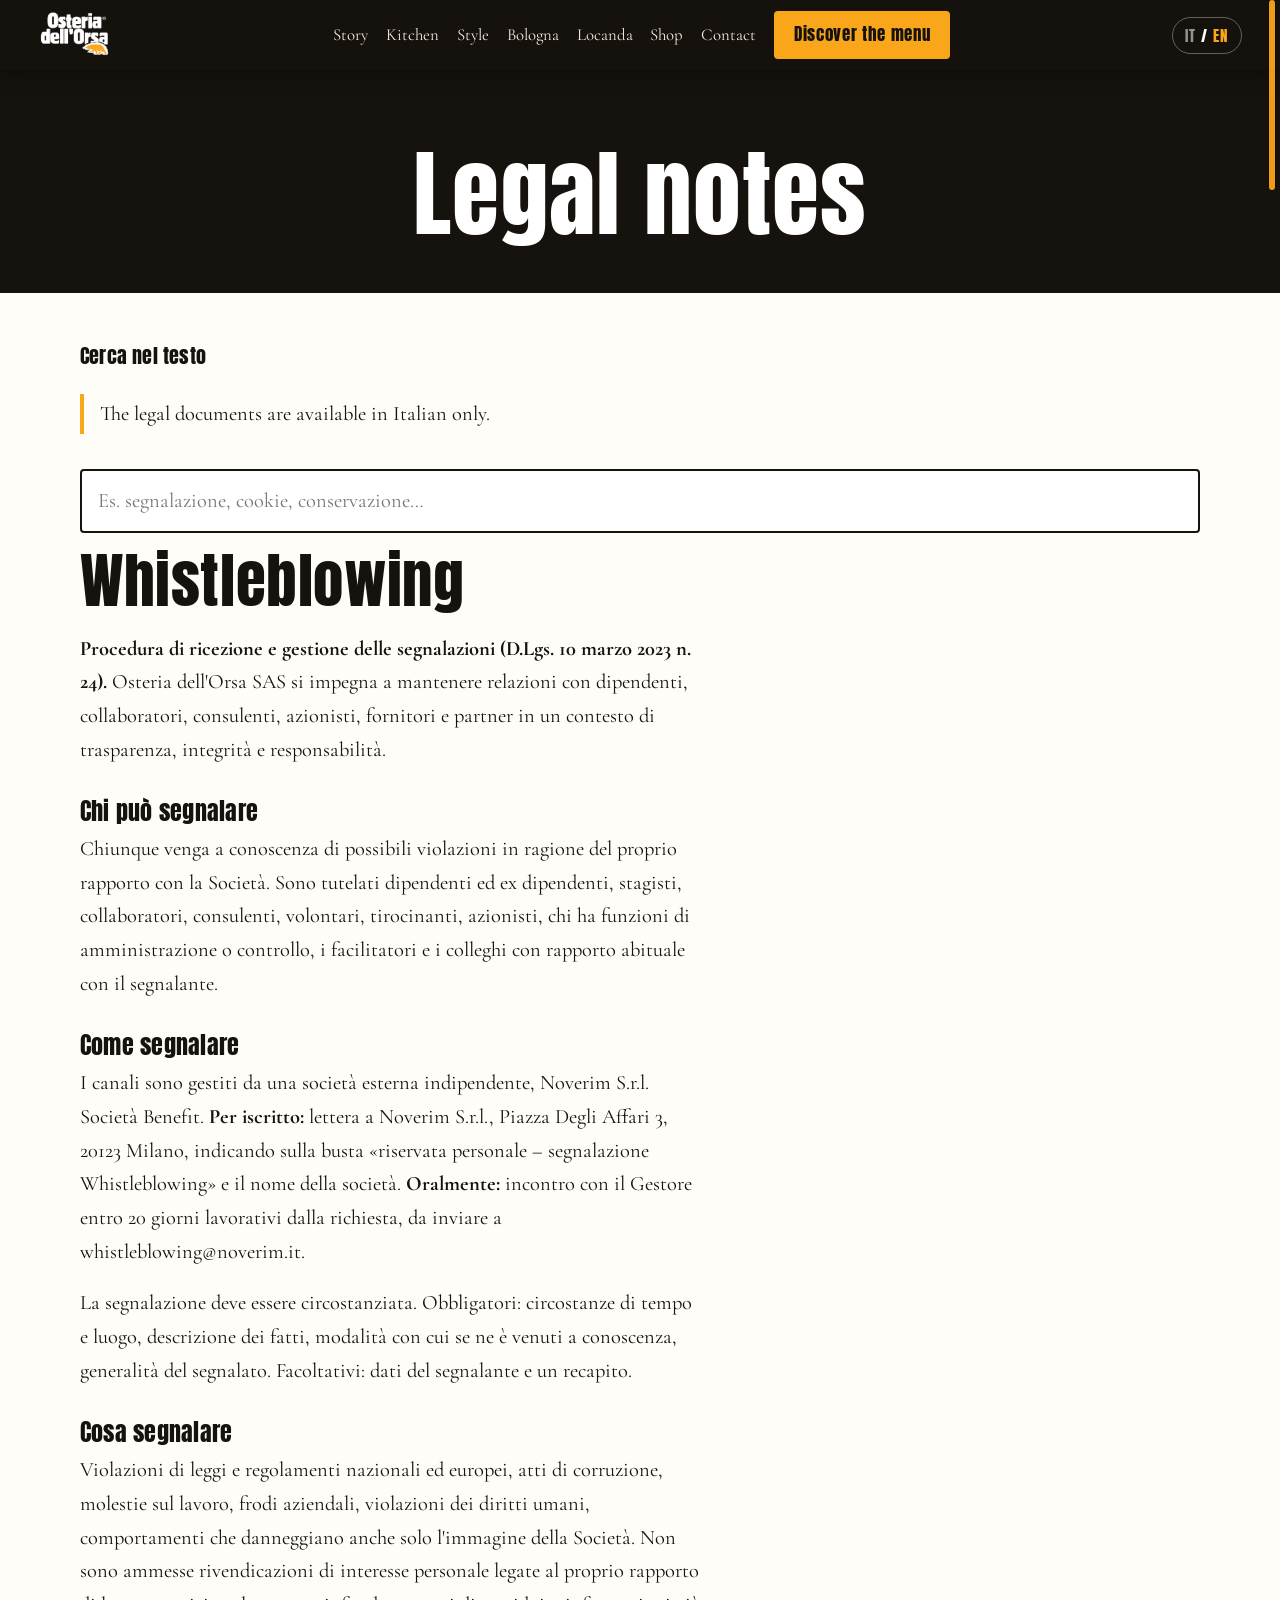
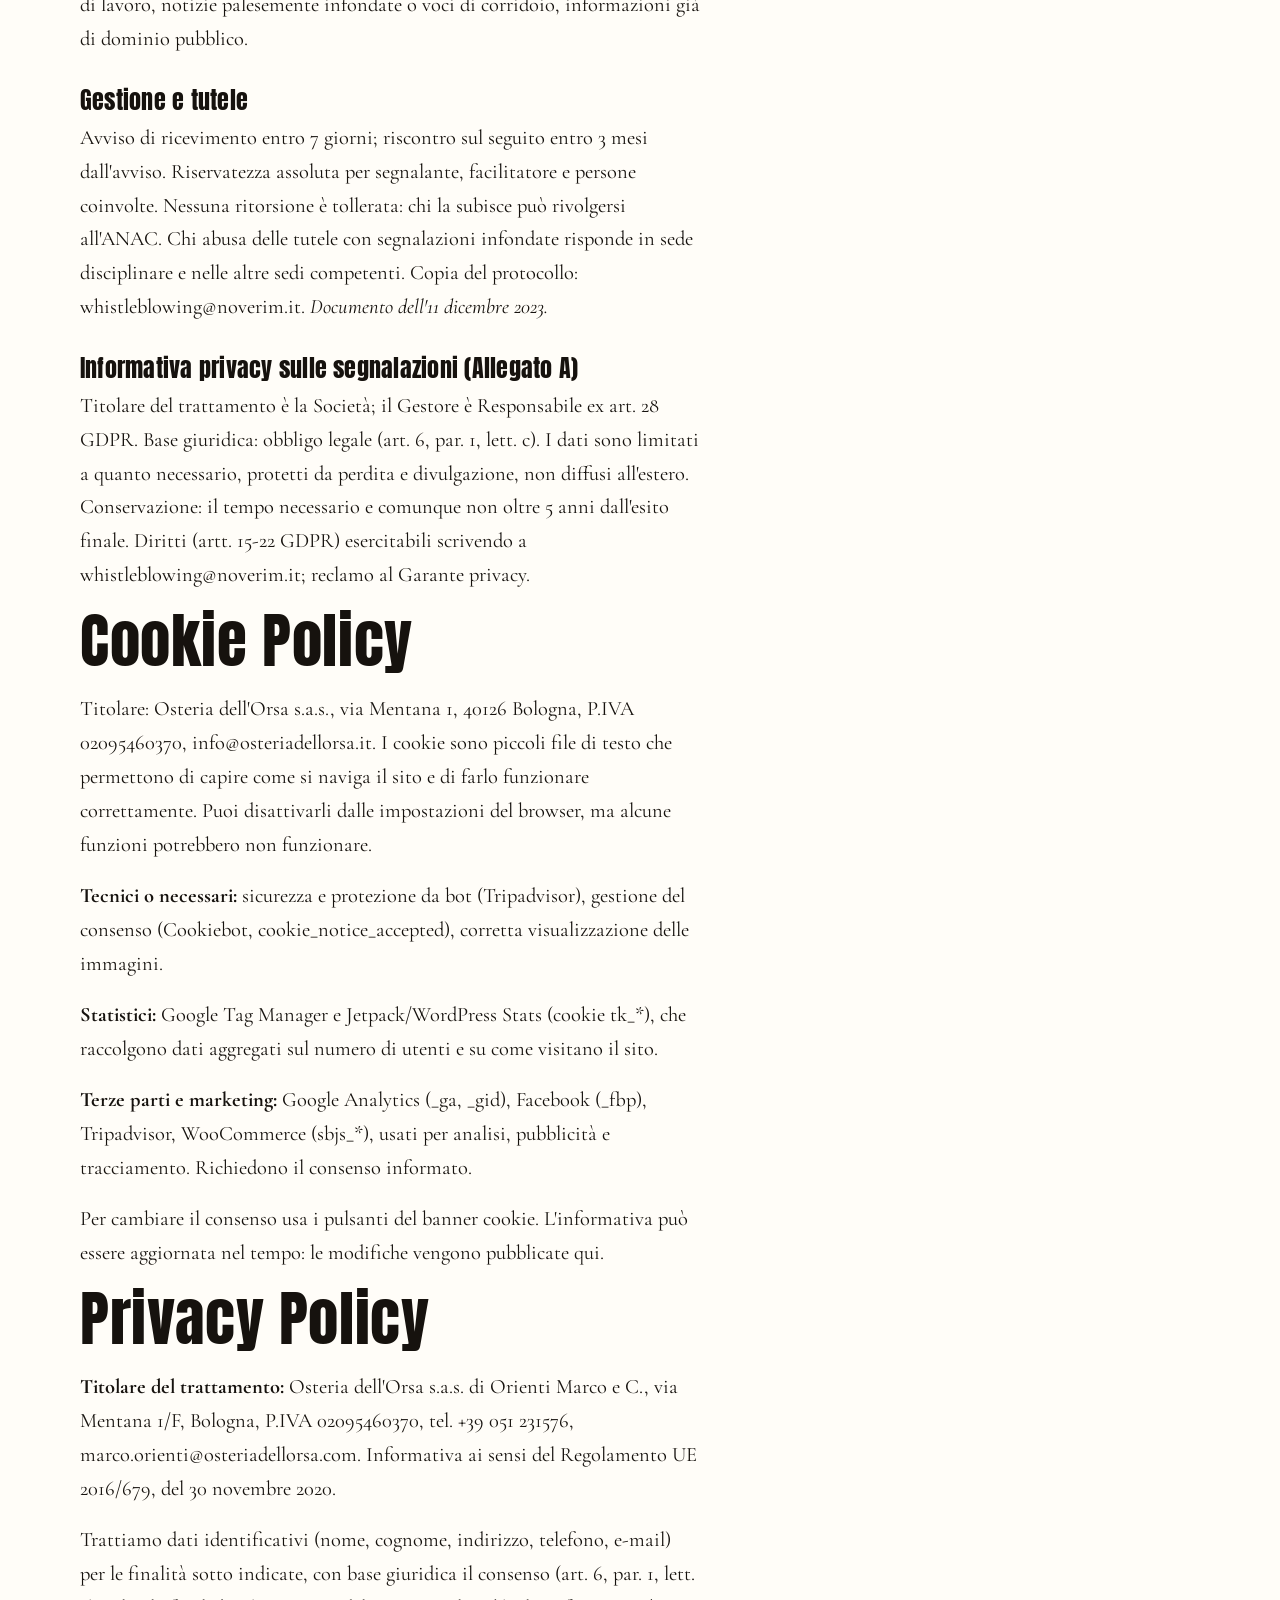
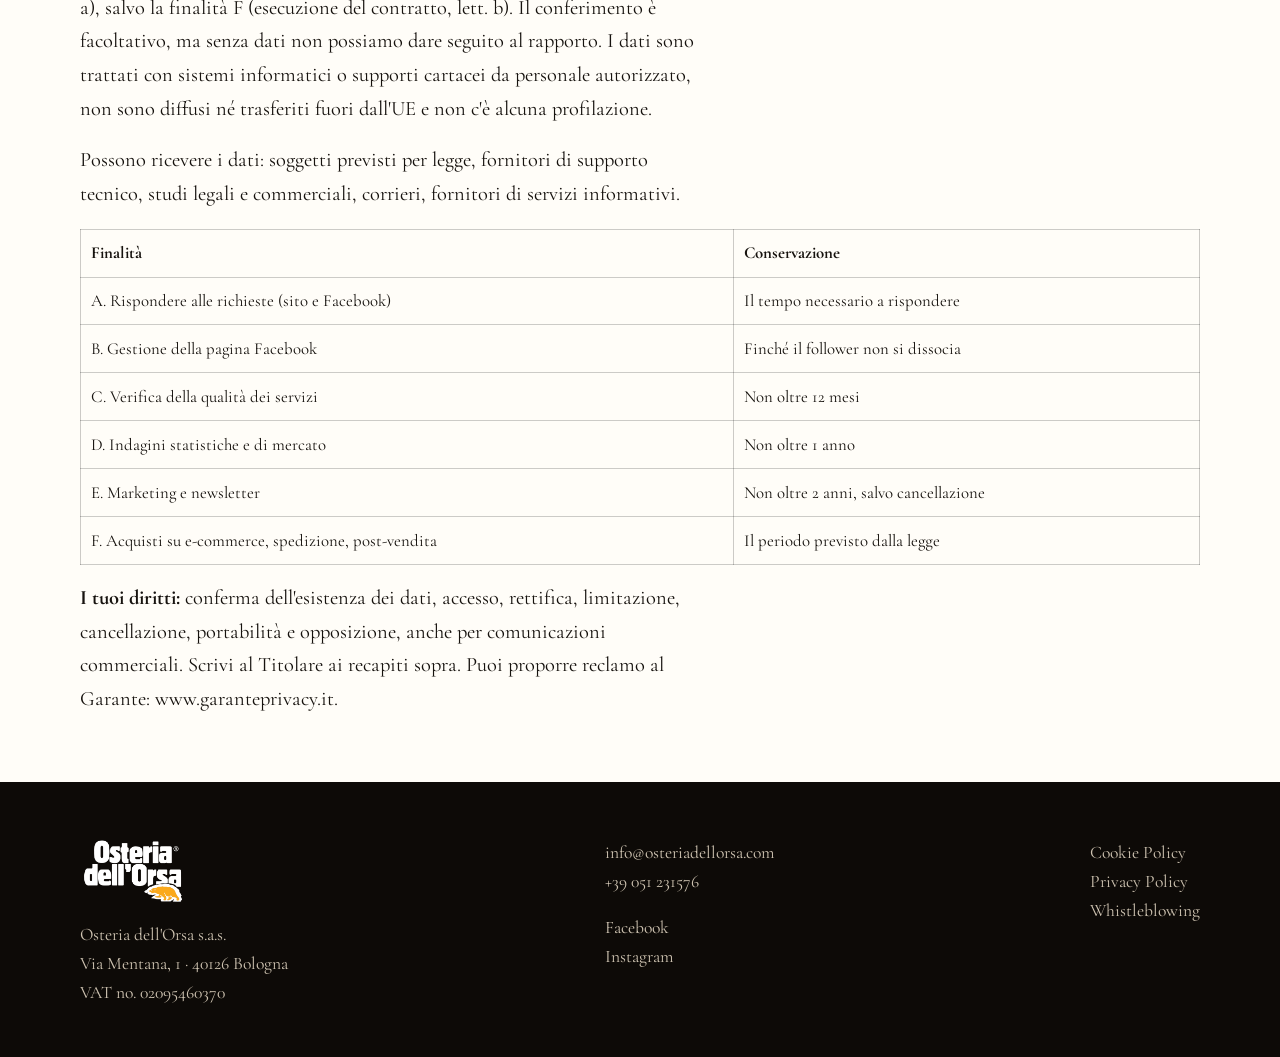
<file: legal.html>
<!DOCTYPE html>
<html lang="it">
<head>
<meta charset="utf-8">
<meta name="viewport" content="width=device-width,initial-scale=1">
<title>Note legali · Osteria dell'Orsa</title>
<link rel="preconnect" href="https://fonts.googleapis.com"><link rel="preconnect" href="https://fonts.gstatic.com" crossorigin>
<link href="https://fonts.googleapis.com/css2?family=Anton&family=Cormorant+Garamond:ital,wght@0,400;0,600;1,400&display=swap" rel="stylesheet">
<link rel="stylesheet" href="style.css">
</head>
<body>
<div class="mhead"><div class="wrap"><h1>Note legali</h1></div></div>
<main class="wrap legal mc">
<label for="q" class="disp">Cerca nel testo</label>
<input id="q" type="search" placeholder="Es. segnalazione, cookie, conservazione…">

<article id="whistle">
<h2 data-s>Whistleblowing</h2>
<p data-s><b>Procedura di ricezione e gestione delle segnalazioni (D.Lgs. 10 marzo 2023 n. 24).</b> Osteria dell'Orsa SAS si impegna a mantenere relazioni con dipendenti, collaboratori, consulenti, azionisti, fornitori e partner in un contesto di trasparenza, integrità e responsabilità.</p>
<h3 data-s>Chi può segnalare</h3>
<p data-s>Chiunque venga a conoscenza di possibili violazioni in ragione del proprio rapporto con la Società. Sono tutelati dipendenti ed ex dipendenti, stagisti, collaboratori, consulenti, volontari, tirocinanti, azionisti, chi ha funzioni di amministrazione o controllo, i facilitatori e i colleghi con rapporto abituale con il segnalante.</p>
<h3 data-s>Come segnalare</h3>
<p data-s>I canali sono gestiti da una società esterna indipendente, Noverim S.r.l. Società Benefit. <b>Per iscritto:</b> lettera a Noverim S.r.l., Piazza Degli Affari 3, 20123 Milano, indicando sulla busta «riservata personale – segnalazione Whistleblowing» e il nome della società. <b>Oralmente:</b> incontro con il Gestore entro 20 giorni lavorativi dalla richiesta, da inviare a whistleblowing@noverim.it.</p>
<p data-s>La segnalazione deve essere circostanziata. Obbligatori: circostanze di tempo e luogo, descrizione dei fatti, modalità con cui se ne è venuti a conoscenza, generalità del segnalato. Facoltativi: dati del segnalante e un recapito.</p>
<h3 data-s>Cosa segnalare</h3>
<p data-s>Violazioni di leggi e regolamenti nazionali ed europei, atti di corruzione, molestie sul lavoro, frodi aziendali, violazioni dei diritti umani, comportamenti che danneggiano anche solo l'immagine della Società. Non sono ammesse rivendicazioni di interesse personale legate al proprio rapporto di lavoro, notizie palesemente infondate o voci di corridoio, informazioni già di dominio pubblico.</p>
<h3 data-s>Gestione e tutele</h3>
<p data-s>Avviso di ricevimento entro 7 giorni; riscontro sul seguito entro 3 mesi dall'avviso. Riservatezza assoluta per segnalante, facilitatore e persone coinvolte. Nessuna ritorsione è tollerata: chi la subisce può rivolgersi all'ANAC. Chi abusa delle tutele con segnalazioni infondate risponde in sede disciplinare e nelle altre sedi competenti. Copia del protocollo: whistleblowing@noverim.it. <i>Documento dell'11 dicembre 2023.</i></p>
<h3 data-s>Informativa privacy sulle segnalazioni (Allegato A)</h3>
<p data-s>Titolare del trattamento è la Società; il Gestore è Responsabile ex art. 28 GDPR. Base giuridica: obbligo legale (art. 6, par. 1, lett. c). I dati sono limitati a quanto necessario, protetti da perdita e divulgazione, non diffusi all'estero. Conservazione: il tempo necessario e comunque non oltre 5 anni dall'esito finale. Diritti (artt. 15-22 GDPR) esercitabili scrivendo a whistleblowing@noverim.it; reclamo al Garante privacy.</p>
</article>

<article id="cookie">
<h2 data-s>Cookie Policy</h2>
<p data-s>Titolare: Osteria dell'Orsa s.a.s., via Mentana 1, 40126 Bologna, P.IVA 02095460370, info@osteriadellorsa.it. I cookie sono piccoli file di testo che permettono di capire come si naviga il sito e di farlo funzionare correttamente. Puoi disattivarli dalle impostazioni del browser, ma alcune funzioni potrebbero non funzionare.</p>
<p data-s><b>Tecnici o necessari:</b> sicurezza e protezione da bot (Tripadvisor), gestione del consenso (Cookiebot, cookie_notice_accepted), corretta visualizzazione delle immagini.</p>
<p data-s><b>Statistici:</b> Google Tag Manager e Jetpack/WordPress Stats (cookie tk_*), che raccolgono dati aggregati sul numero di utenti e su come visitano il sito.</p>
<p data-s><b>Terze parti e marketing:</b> Google Analytics (_ga, _gid), Facebook (_fbp), Tripadvisor, WooCommerce (sbjs_*), usati per analisi, pubblicità e tracciamento. Richiedono il consenso informato.</p>
<p data-s>Per cambiare il consenso usa i pulsanti del banner cookie. L'informativa può essere aggiornata nel tempo: le modifiche vengono pubblicate qui.</p>
</article>

<article id="privacy">
<h2 data-s>Privacy Policy</h2>
<p data-s><b>Titolare del trattamento:</b> Osteria dell'Orsa s.a.s. di Orienti Marco e C., via Mentana 1/F, Bologna, P.IVA 02095460370, tel. +39 051 231576, marco.orienti@osteriadellorsa.com. Informativa ai sensi del Regolamento UE 2016/679, del 30 novembre 2020.</p>
<p data-s>Trattiamo dati identificativi (nome, cognome, indirizzo, telefono, e-mail) per le finalità sotto indicate, con base giuridica il consenso (art. 6, par. 1, lett. a), salvo la finalità F (esecuzione del contratto, lett. b). Il conferimento è facoltativo, ma senza dati non possiamo dare seguito al rapporto. I dati sono trattati con sistemi informatici o supporti cartacei da personale autorizzato, non sono diffusi né trasferiti fuori dall'UE e non c'è alcuna profilazione.</p>
<p data-s>Possono ricevere i dati: soggetti previsti per legge, fornitori di supporto tecnico, studi legali e commerciali, corrieri, fornitori di servizi informativi.</p>
<table data-s><thead><tr><th>Finalità</th><th>Conservazione</th></tr></thead><tbody>
<tr><td>A. Rispondere alle richieste (sito e Facebook)</td><td>Il tempo necessario a rispondere</td></tr>
<tr><td>B. Gestione della pagina Facebook</td><td>Finché il follower non si dissocia</td></tr>
<tr><td>C. Verifica della qualità dei servizi</td><td>Non oltre 12 mesi</td></tr>
<tr><td>D. Indagini statistiche e di mercato</td><td>Non oltre 1 anno</td></tr>
<tr><td>E. Marketing e newsletter</td><td>Non oltre 2 anni, salvo cancellazione</td></tr>
<tr><td>F. Acquisti su e-commerce, spedizione, post-vendita</td><td>Il periodo previsto dalla legge</td></tr></tbody></table>
<p data-s style="margin-top:1rem"><b>I tuoi diritti:</b> conferma dell'esistenza dei dati, accesso, rettifica, limitazione, cancellazione, portabilità e opposizione, anche per comunicazioni commerciali. Scrivi al Titolare ai recapiti sopra. Puoi proporre reclamo al Garante: www.garanteprivacy.it.</p>
</article>
</main>
<script src="i18n.js"></script>
<script src="main.js"></script>
</body>
</html>
</file>
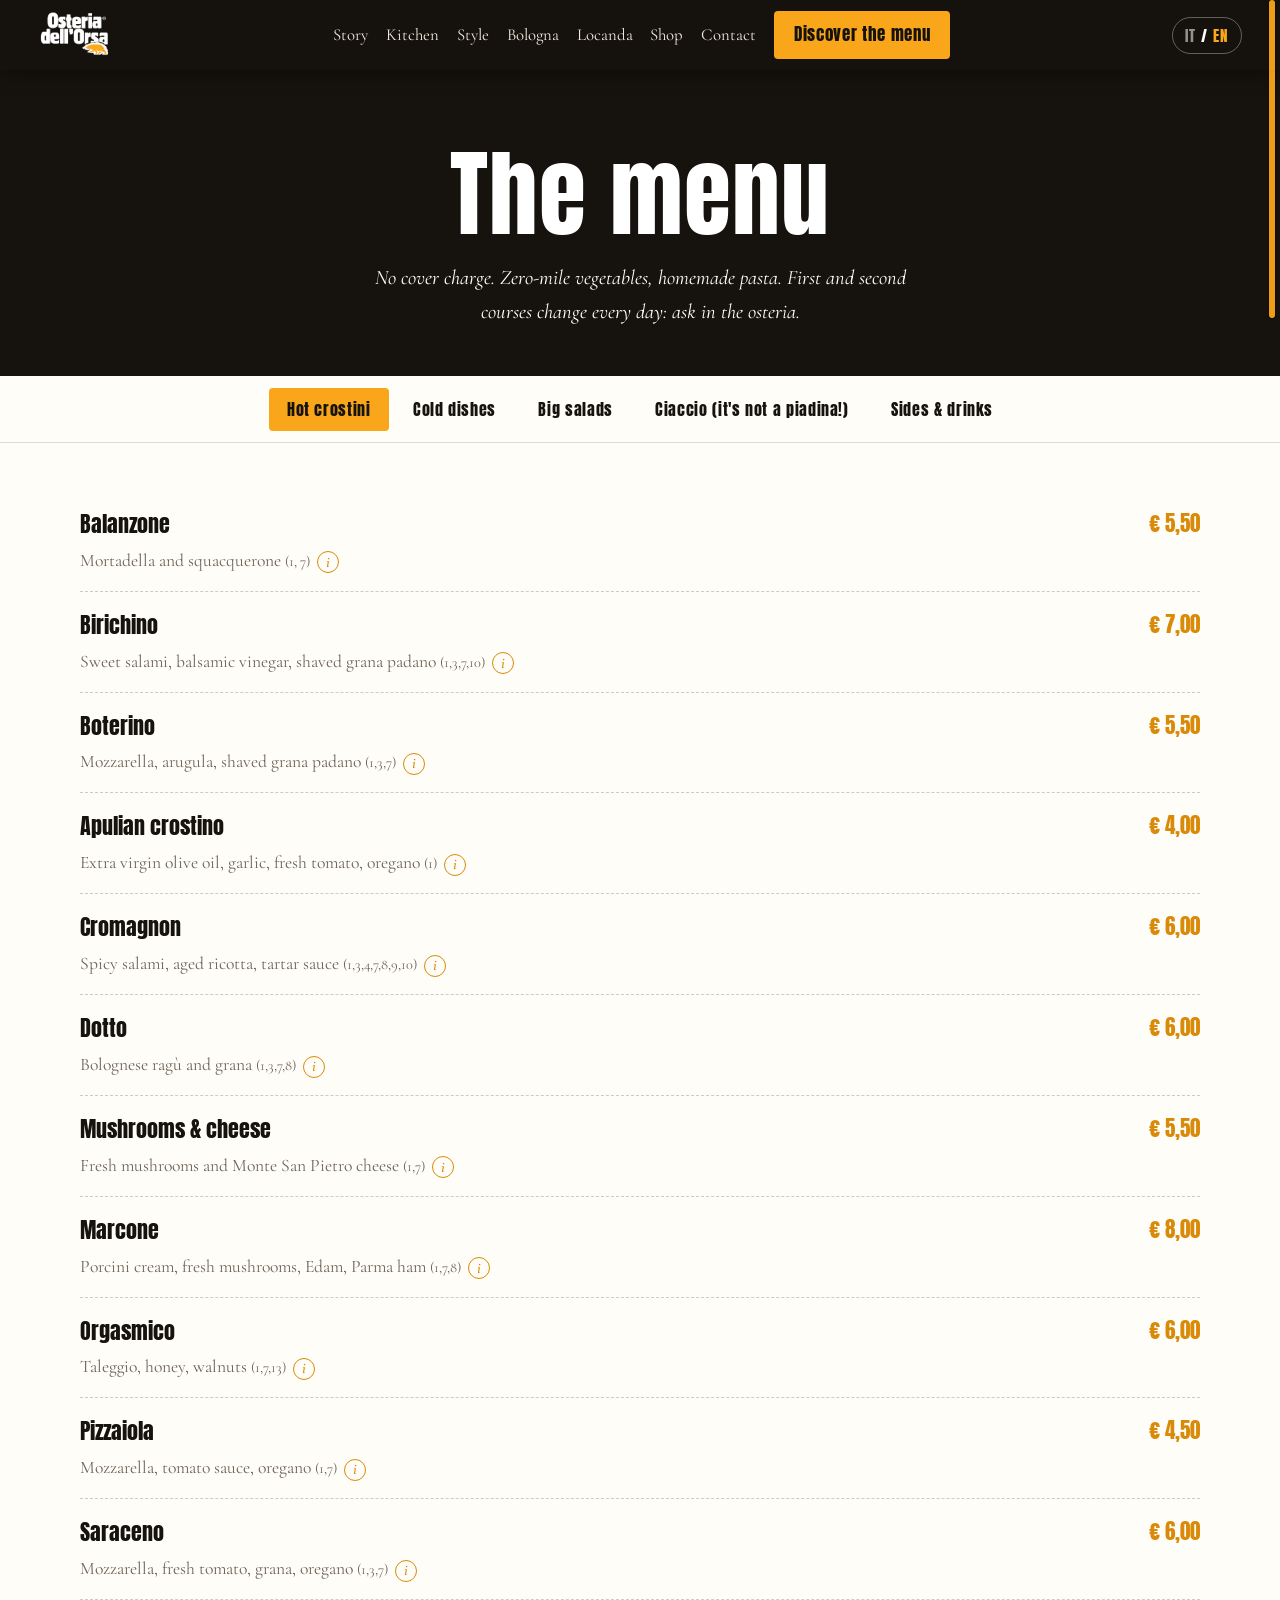
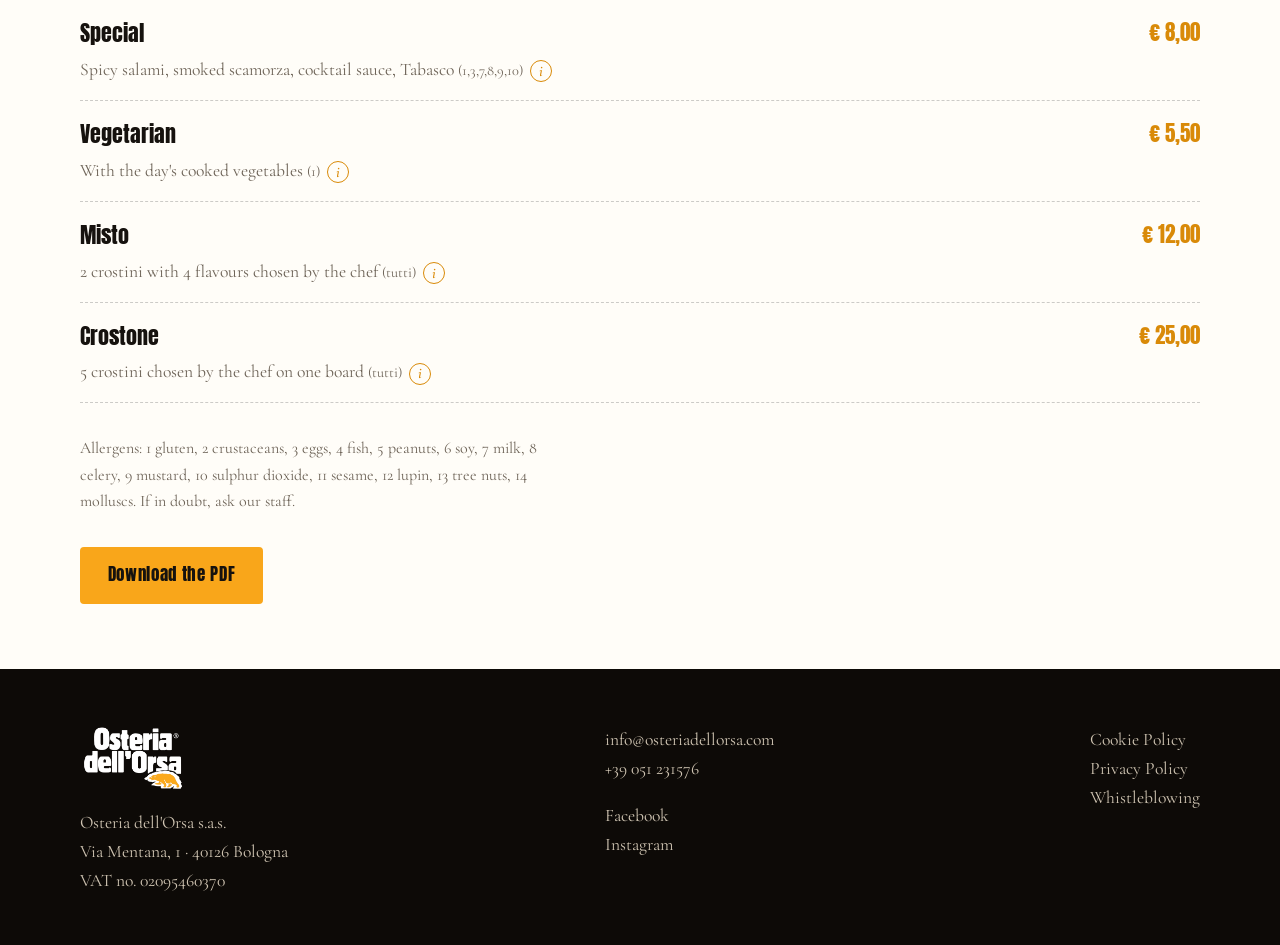
<file: menu.html>
<!DOCTYPE html>
<html lang="it">
<head>
<meta charset="utf-8">
<meta name="viewport" content="width=device-width,initial-scale=1">
<title>Menu · Osteria dell'Orsa</title>
<link rel="preconnect" href="https://fonts.googleapis.com"><link rel="preconnect" href="https://fonts.gstatic.com" crossorigin>
<link href="https://fonts.googleapis.com/css2?family=Anton&family=Cormorant+Garamond:ital,wght@0,400;0,600;1,400&display=swap" rel="stylesheet">
<link rel="stylesheet" href="style.css">
</head>
<body>
<div class="mhead"><div class="wrap">
  <h1>Il menu</h1>
  <p style="margin:1rem auto 0;font-style:italic">Nessun coperto. Verdure a km 0, paste fatte in casa. Primi e secondi cambiano ogni giorno: chiedi in osteria.</p>
</div></div>
<div class="tabs" id="mtabs" role="tablist"></div>
<main class="wrap mc"><div id="mbody"></div>
  <p class="legend">Allergeni: 1 glutine, 2 crostacei, 3 uova, 4 pesce, 5 arachidi, 6 soia, 7 latte, 8 sedano, 9 senape, 10 anidride solforosa, 11 sesamo, 12 lupini, 13 frutta a guscio, 14 molluschi. In caso di dubbi, chiedi al nostro staff.</p>
  <p style="margin-top:2rem"><a class="btn" href="Menu-Italiano-Orsa-2023.pdf">Scarica il PDF</a></p>
</main>
<script src="i18n.js"></script>
<script src="main.js"></script>
</body>
</html>
</file>
<file: style.css>
:root{--ink:#16120e;--ink2:#221b14;--orange:#f9a61a;--orange-d:#d98a08;--paper:#fffdf8;--sand:#f3ebdb;--muted:#6e6458;--r:4px}
*{box-sizing:border-box;margin:0;padding:0}
html{scroll-behavior:smooth;scroll-padding-top:84px}
body{font-family:'Cormorant Garamond',Georgia,serif;font-size:1.28rem;line-height:1.65;color:var(--ink);background:var(--paper)}
h1,h2,h3,.disp{font-family:'Anton',Impact,sans-serif;font-weight:400;letter-spacing:.01em;line-height:1.05;text-transform:none}
h2{font-size:clamp(2.2rem,5vw,3.8rem);margin-bottom:1.2rem}
h3{font-size:1.5rem;margin-bottom:.5rem}
p{max-width:62ch;margin-bottom:1.1rem}
a{color:inherit}
img{max-width:100%;display:block}
:focus-visible{outline:3px solid var(--orange);outline-offset:3px}
.wrap{width:min(1120px,90vw);margin:auto}
section{padding:clamp(4rem,9vw,7.5rem) 0}
.dark{background:var(--ink);color:#f4ecde}
.sand{background:var(--sand)}
.btn{display:inline-block;background:var(--orange);color:var(--ink);font-family:'Anton',sans-serif;letter-spacing:.04em;padding:.8rem 1.6rem;border-radius:var(--r);text-decoration:none;font-size:1.05rem;border:2px solid var(--orange);transition:transform .25s,background .25s,color .25s}
@media(hover:hover){.btn:hover{transform:translateY(-3px);background:transparent;color:var(--orange)}}
.btn.ghost{background:transparent;color:inherit;border-color:currentColor}
@media(hover:hover){.btn.ghost:hover{background:var(--orange);color:var(--ink);border-color:var(--orange)}}
/* header */
header{position:fixed;inset:0 0 auto;z-index:50;transition:background .3s,box-shadow .3s}
header.solid{background:rgba(22,18,14,.94);backdrop-filter:blur(8px);box-shadow:0 2px 20px #0006}
.bar{display:flex;align-items:center;justify-content:space-between;gap:1rem;width:min(1280px,94vw);margin:auto;padding:.7rem 0}
.bar img{height:48px;width:auto}
nav{display:flex;gap:1.6rem;align-items:center}
nav a{color:#f4ecde;text-decoration:none;font-size:1.1rem;position:relative}
nav a:not(.btn)::after{content:"";position:absolute;left:0;bottom:-3px;height:2px;width:0;background:var(--orange);transition:width .3s}
@media(hover:hover){nav a:not(.btn):hover::after{width:100%}}
nav .btn{color:var(--ink);padding:.5rem 1.1rem}
@media(hover:hover){nav .btn:hover{color:var(--orange)}}
.burger{display:none;background:none;border:0;color:#fff;font-size:2rem;cursor:pointer}
/* hero */
.hero{min-height:100svh;display:grid;place-items:center;text-align:center;position:relative;overflow:hidden;background:var(--ink);color:#fff;padding:7rem 0 4rem}
.hero::before{content:"";position:absolute;inset:-5%;background:url(images/hero-bg.jpg) center/cover;opacity:.28;animation:kb 22s ease-in-out infinite alternate}
.hero::after{content:"";position:absolute;inset:0;background:radial-gradient(ellipse at center,#16120e40,#16120eee 85%)}
@keyframes kb{to{transform:scale(1.12) translate(-1.5%,-1%)}}
.hero .in{position:relative;z-index:2;width:min(780px,88vw)}
.hero .logo{width:min(560px,80vw);margin:0 auto 1.5rem;animation:rise 1.2s cubic-bezier(.2,.8,.2,1) both}
.hero p{margin:0 auto 2rem;font-size:1.6rem;font-style:italic;animation:rise 1.2s .35s both}
.hero .cta{display:flex;gap:1rem;justify-content:center;flex-wrap:wrap;animation:rise 1.2s .6s both}
@keyframes rise{from{opacity:0;transform:translateY(34px);filter:blur(6px)}}
.scroll{position:absolute;bottom:1.5rem;left:50%;width:2px;height:48px;background:linear-gradient(var(--orange),transparent);z-index:2;animation:pulse 2s infinite}
@keyframes pulse{50%{opacity:.2}}
/* marquee */
.marq{background:var(--orange);color:var(--ink);overflow:hidden;white-space:nowrap;padding:.8rem 0}
.marq div{display:inline-block;animation:mq 32s linear infinite;font-family:'Anton',sans-serif;font-size:1.5rem;letter-spacing:.05em}
.marq span{margin:0 1.6rem}
@keyframes mq{to{transform:translateX(-50%)}}
/* layouts */
.cols{display:grid;grid-template-columns:1fr 1fr;gap:clamp(2rem,5vw,5rem);align-items:center}
.big{font-family:'Anton',sans-serif;font-size:clamp(7rem,22vw,16rem);line-height:.9;color:transparent;-webkit-text-stroke:2px var(--orange)}
.ph{aspect-ratio:4/5;background:linear-gradient(135deg,#2c241b,#4a3a27);border-radius:var(--r);display:grid;place-items:center;color:#c9b99f;font-size:1rem;text-align:center;padding:1rem;overflow:hidden}
.ph img{width:100%;height:100%;object-fit:cover;transition:transform .8s}
@media(hover:hover){.ph:hover img{transform:scale(1.05)}}
.ph.w{aspect-ratio:16/10}
.feat{display:grid;grid-template-columns:repeat(3,1fr);gap:1.5rem;margin:3rem 0}
.feat div{border-top:3px solid var(--orange);padding-top:1rem}
.feat p{font-size:1.15rem}
.photos{display:grid;grid-template-columns:1fr 1fr;gap:1.5rem}
.photos .ph{aspect-ratio:1}
.quote{font-size:clamp(1.6rem,3vw,2.4rem);font-style:italic;max-width:30ch;line-height:1.3}
.hero2{position:relative;min-height:70vh;display:grid;place-items:center;text-align:center;color:#fff;background:linear-gradient(#16120eaa,#16120eaa),url(images/bologna.jpg) center/cover fixed,#2c241b}
.hero2 img{width:min(360px,70vw);margin:1rem auto}
.hero2 h2{margin:0}
.map{width:100%;height:100%;min-height:380px;border:0;border-radius:var(--r);filter:grayscale(.3)}
.cards{display:grid;grid-template-columns:repeat(3,1fr);gap:1.5rem;margin-top:2rem}
.card{background:var(--ink2);color:#f4ecde;padding:1.6rem;border-radius:var(--r);border-bottom:4px solid var(--orange);transition:transform .3s}
@media(hover:hover){.card:hover{transform:translateY(-6px)}}
.card p{font-size:1.12rem;margin:0}
.info dt{font-family:'Anton',sans-serif;color:var(--orange);margin-top:1rem;letter-spacing:.04em}
.info dd{font-size:1.3rem}
.note{border-left:4px solid var(--orange);padding:.2rem 1rem;margin:1.2rem 0}
/* footer */
footer{background:#0d0a07;color:#cfc4b2;padding:3.5rem 0 2rem;font-size:1.1rem}
footer .wrap{display:flex;flex-wrap:wrap;gap:2rem;justify-content:space-between}
footer img{height:70px;margin-bottom:.8rem}
footer a{display:block;text-decoration:none}
@media(hover:hover){footer a:hover{color:var(--orange)}}
/* reveal */
.rv{opacity:0;transform:translateY(28px);transition:opacity .9s,transform .9s}
.rv.on{opacity:1;transform:none}
/* menu */
.mhead{background:var(--ink);color:#fff;padding:9rem 0 3rem;text-align:center}
.mhead h1{font-size:clamp(3rem,8vw,6rem)}
.tabs{position:sticky;top:64px;z-index:20;background:var(--paper);border-bottom:1px solid #0002;display:flex;gap:.4rem;overflow-x:auto;padding:.7rem 5vw;justify-content:center}
.tabs button{font-family:'Anton',sans-serif;font-size:1rem;letter-spacing:.04em;background:none;border:2px solid transparent;padding:.4rem 1rem;cursor:pointer;border-radius:var(--r);white-space:nowrap}
.tabs button.on{background:var(--orange)}@media(hover:hover){.tabs button:hover{background:var(--orange)}}
.mc{padding:3rem 0}
.item{display:grid;grid-template-columns:1fr auto;gap:.2rem 1.5rem;padding:1rem 0;border-bottom:1px dashed #0003}
.item b{font-family:'Anton',sans-serif;font-weight:400;font-size:1.35rem}
.item .pr{font-family:'Anton',sans-serif;color:var(--orange-d);font-size:1.3rem}
.item p{grid-column:1;margin:0;font-size:1.1rem;color:var(--muted)}
.item small{font-size:.9rem;color:var(--muted)}
.legend{font-size:1rem;color:var(--muted);margin-top:2rem}
/* legal */
.legal h3{margin-top:2rem}
#q{width:100%;padding:.8rem 1rem;font:inherit;border:2px solid var(--ink);border-radius:var(--r);margin:1rem 0}
mark{background:var(--orange)}
table{border-collapse:collapse;width:100%;font-size:1.05rem}
td,th{border:1px solid #0003;padding:.6rem;text-align:left;vertical-align:top}
@media(max-width:860px){
.cols,.feat,.cards,.photos{grid-template-columns:1fr}
.burger{display:block}
nav{position:fixed;inset:0 0 0 30%;background:var(--ink);flex-direction:column;justify-content:center;transform:translateX(100%);transition:transform .4s}
nav.open{transform:none}
nav a{font-size:1.5rem}
.hero2{background-attachment:scroll}}
@media(prefers-reduced-motion:reduce){*{animation:none!important;transition:none!important}.rv{opacity:1;transform:none}}
button{font:inherit;color:inherit}
.tabs button{color:var(--ink)}
/* recensioni */
.rev{background:#34E0A1;color:var(--ink)}
.rev-top{display:flex;align-items:center;gap:1.5rem;flex-wrap:wrap;margin-bottom:2rem}
.rev-top img{height:110px;width:auto}
.rev-top h2{margin:0}
.rev-top p{margin:.3rem 0 0}
.rev-ctrl{display:flex;gap:.6rem;margin-left:auto}
.arr{width:52px;height:52px;border-radius:50%;border:0;background:var(--ink);color:var(--orange);font-size:2rem;line-height:1;cursor:pointer;transition:transform .25s,background .25s}
@media(hover:hover){.arr:hover{transform:scale(1.1);background:#000}}
.track{display:flex;gap:1.2rem;overflow-x:auto;scroll-snap-type:x mandatory;scrollbar-width:none;padding:.4rem 0 1rem}
.track::-webkit-scrollbar{display:none}
.rc{flex:0 0 min(390px,84vw);scroll-snap-align:start;background:#fff;border-radius:14px;padding:1.5rem;display:flex;flex-direction:column;gap:.5rem;cursor:pointer;box-shadow:0 8px 24px #0a523a33}
.rc .st{color:#00aa6c;font-size:1.3rem;letter-spacing:.1em}
.rc h3{font-size:1.35rem;margin:0}
.rc small{color:var(--muted);font-size:1rem}
.rc p{margin:0;font-size:1.12rem;line-height:1.5;display:-webkit-box;-webkit-line-clamp:7;-webkit-box-orient:vertical;overflow:hidden}
.rc.open p{-webkit-line-clamp:unset;display:block}
.rc b{margin-top:auto;font-family:'Anton',sans-serif;font-weight:400}
.rev .btn{margin-top:1rem;background:var(--ink);color:#fff;border-color:var(--ink)}
@media(hover:hover){.rev .btn:hover{background:transparent;color:var(--ink)}}
@media(max-width:860px){
body{font-size:1.15rem}
section{padding:3.5rem 0}
.wrap{width:90vw}
header,header.solid{background:rgba(22,18,14,.97);backdrop-filter:none}
.bar{width:92vw;padding:.55rem 0}
.bar img{height:40px}
.burger{position:relative;z-index:70;font-size:2.1rem;padding:0 .3rem}
nav{position:fixed;top:0;left:0;right:0;bottom:0;width:100%;height:100dvh;background:var(--ink);gap:1.3rem;justify-content:center;align-items:center;transform:none;opacity:0;visibility:hidden;transition:opacity .3s,visibility .3s;z-index:60}
nav.open{opacity:1;visibility:visible}
nav a{font-family:'Anton',sans-serif;font-size:1.9rem;letter-spacing:.03em}
nav .btn{font-size:1.4rem;padding:.7rem 1.8rem;margin-top:.6rem}
body.lock{overflow:hidden}
.hero{padding:6rem 0 4rem}
.hero p{font-size:1.3rem}
.hero .cta .btn{flex:1 1 100%;text-align:center}
.big{font-size:30vw}
.marq div{font-size:1.2rem}
.mhead{padding:6.5rem 0 2rem}
.tabs{top:60px;justify-content:flex-start;padding:.6rem 4vw}
.item b{font-size:1.2rem}
.rev-top img{height:80px}
.rev-ctrl{margin-left:0;width:100%;justify-content:flex-end}
.map{min-height:300px}
footer .wrap{flex-direction:column}
}
/* v3 */
.shead{display:flex;align-items:center;justify-content:space-between;gap:1rem}
.shead .big{display:none}
.lmap{height:440px;min-height:0;background:#1d1a16;z-index:0}
.leaflet-container{font-family:'Cormorant Garamond',serif}
.pin{display:block;width:22px;height:22px;border-radius:50%;background:var(--orange);border:3px solid #fff;animation:ping 2s infinite}
@keyframes ping{0%{box-shadow:0 0 0 0 #f9a61acc}100%{box-shadow:0 0 0 24px #f9a61a00}}
.leaflet-popup-content-wrapper{background:var(--ink);color:#fff;border-radius:6px}
.leaflet-popup-tip{background:var(--ink)}
.leaflet-popup-content{font-size:1.05rem;margin:.8rem 1rem}
.mlink{position:absolute;top:12px;left:12px;z-index:1000;background:var(--orange);color:var(--ink);font-family:'Anton',sans-serif;padding:.4rem .9rem;border-radius:var(--r);text-decoration:none;font-size:.95rem}
.rev-top{flex-wrap:nowrap;align-items:flex-start;gap:1.4rem}
.rev-top img{height:140px;width:auto;flex:none}
.carousel{position:relative}
.stage{position:relative;overflow:hidden;touch-action:pan-y;-webkit-mask-image:linear-gradient(90deg,transparent,#000 9%,#000 91%,transparent);mask-image:linear-gradient(90deg,transparent,#000 9%,#000 91%,transparent)}
.stage .rc{position:absolute;top:0;left:0;flex:none;cursor:default;box-shadow:none;transition:transform .7s cubic-bezier(.2,.8,.2,1),opacity .7s}
.stage .rc p{display:block;-webkit-line-clamp:unset;overflow:visible}
.arr{position:absolute;top:50%;transform:translateY(-50%);z-index:5;display:grid;place-items:center;width:54px;height:54px;border-radius:50%;background:var(--ink);color:var(--orange);box-shadow:0 6px 18px #0004;transition:transform .25s,background .25s,color .25s}
.arr.l{left:6px}.arr.r{right:6px}
@media(hover:hover){.arr:hover{transform:translateY(-50%) scale(1.12);background:var(--orange);color:var(--ink)}}
.arr:active{transform:translateY(-50%) scale(.95)}
.inf{display:inline-grid;place-items:center;width:22px;height:22px;margin-left:.45rem;border:1.5px solid var(--orange-d);border-radius:50%;background:none;color:var(--orange-d);font:italic 600 .95rem/1 'Cormorant Garamond',serif;cursor:pointer;vertical-align:middle;transition:background .2s,color .2s}
@media(hover:hover){.inf:hover{background:var(--orange);color:var(--ink)}}
.modal{position:fixed;inset:0;z-index:100;display:grid;place-items:center;padding:1rem;background:#000b;opacity:0;visibility:hidden;transition:opacity .25s,visibility .25s}
.modal.on{opacity:1;visibility:visible}
.mcard{position:relative;width:min(420px,100%);background:var(--paper);border-top:6px solid var(--orange);border-radius:12px;padding:1.6rem;transform:translateY(24px);transition:transform .3s}
.modal.on .mcard{transform:none}
.mcard h3{padding-right:2rem;margin-bottom:1rem}
.mcard .x{position:absolute;top:.7rem;right:.8rem;border:0;background:none;font-size:1.3rem;cursor:pointer}
.mcard ul{list-style:none}
.mcard li{display:flex;align-items:center;gap:.9rem;padding:.5rem 0;border-bottom:1px dashed #0002;font-size:1.25rem}
.mcard li span{display:grid;place-items:center;flex:none;width:30px;height:30px;border-radius:50%;background:var(--orange);font-family:'Anton',sans-serif;font-size:.95rem}
.mcard li.all{display:block;color:var(--muted);font-style:italic;border:0}
@media(max-width:860px){
.dsk{display:none}
.shead h2{margin:0}
.shead .big{display:block;font-size:19vw;line-height:1;-webkit-text-stroke:1.5px var(--orange)}
.rev-top{gap:1rem}
.rev-top img{height:105px}
.rev-top h2{font-size:2.1rem}
.rev-top p{font-size:1.05rem;line-height:1.3}
.stage{-webkit-mask-image:linear-gradient(90deg,transparent,#000 13%,#000 87%,transparent);mask-image:linear-gradient(90deg,transparent,#000 13%,#000 87%,transparent)}
.arr{width:44px;height:44px}
.arr.l{left:0}.arr.r{right:0}
.lmap{height:340px}
footer .wrap{align-items:center;text-align:center}
footer img{margin-inline:auto}
}
/* v4 */
.leaflet-tile-pane{filter:invert(1) hue-rotate(180deg) saturate(.55) brightness(.92) contrast(.92)}
.leaflet-container a.mlink{color:#000;display:inline-flex;align-items:center;gap:.35rem}
@media(hover:hover){.leaflet-container a.mlink:hover{background:#fff}}
.eyebrow{font-family:'Anton',sans-serif;text-transform:uppercase;letter-spacing:.1em;color:var(--orange-d);font-size:1rem;margin:0 0 .2rem}
.hero .cta .btn{min-width:210px;text-align:center}
.scroll{margin-left:-1px}
@media(max-width:860px){
.shead .big{font-size:26vw}
.stage .rc{padding:1rem 1.15rem;gap:.3rem}
.rc p{font-size:1.05rem;line-height:1.42}
.hero .cta .btn{min-width:0}
}
.leaflet-tile-pane{filter:none}
/* v5 */
.lmap{background:#e9e5dc}
@media(max-width:860px){
.shead{align-items:baseline;gap:.6rem;margin-bottom:1.2rem}
.shead h2{margin:0;font-size:2rem;white-space:nowrap}
.shead .big{font-size:min(30vw,125px);line-height:.9;letter-spacing:-.01em;white-space:nowrap;margin-right:-.05em}
}
/* v6: niente righe/griglia tra le tessere della mappa */
.leaflet-tile-container img{outline:1px solid transparent;mix-blend-mode:plus-lighter;-webkit-backface-visibility:hidden}
.leaflet-container .leaflet-tile{will-change:transform}
/* v7: lingua e badge aperto/chiuso */
.lang{order:3;background:none;border:1px solid #fff5;color:#fff;border-radius:999px;padding:.3rem .8rem;font-family:'Anton',sans-serif;letter-spacing:.06em;font-size:.95rem;cursor:pointer;transition:border-color .2s}
@media(hover:hover){.lang:hover{border-color:var(--orange)}}
.lang b{font-weight:400;opacity:.55}.lang b.on{opacity:1;color:var(--orange)}
.bar nav{order:2}.burger{order:2}
.hours{display:inline-flex;flex-direction:column;align-items:center;gap:.05rem;padding:.55rem 1.3rem;border-radius:999px;background:#0008;border:1px solid #fff3;color:#fff;margin-bottom:1.5rem;backdrop-filter:blur(4px);min-height:3.2rem}
.hours:empty{visibility:hidden}
.hours .st2{display:flex;align-items:center;gap:.55rem;font-family:'Anton',sans-serif;letter-spacing:.05em}
.hours small{font-size:1.05rem;opacity:.85;line-height:1.2}
.od{width:11px;height:11px;border-radius:50%;display:inline-block}
.od.on{background:#2ecc71;animation:ping2 2s infinite}
.od.off{background:#e5484d}
@keyframes ping2{0%{box-shadow:0 0 0 0 #2ecc7199}100%{box-shadow:0 0 0 10px #2ecc7100}}
.hero .hours{animation:rise 1.2s .45s both;margin-top:-.6rem}
.hours.light{align-items:flex-start;background:#fff;color:var(--ink);border-color:#0002;border-radius:14px;margin-bottom:.5rem}
@media(max-width:860px){
.lang{order:0;margin-left:auto;margin-right:.5rem;position:relative;z-index:70}
.burger{order:0}
}
/* v8: scrollbar, menu mobile, header responsive, galleria storia */
html{scrollbar-width:thin;scrollbar-color:var(--orange) var(--ink)}
::-webkit-scrollbar{width:12px;height:12px}
::-webkit-scrollbar-track{background:var(--ink)}
::-webkit-scrollbar-thumb{background:var(--orange);border-radius:10px;border:3px solid var(--ink);transition:background .2s}
@media(hover:hover){::-webkit-scrollbar-thumb:hover{background:#ffbf47}}
.tabs{scrollbar-width:none}.tabs::-webkit-scrollbar{display:none}
.prog{position:absolute;left:0;bottom:0;height:3px;width:100%;background:var(--orange);transform:scaleX(0);transform-origin:left;pointer-events:none}
.btn,.lang,nav a{white-space:nowrap}
.bar>*{flex:none}
.bar nav{flex-wrap:nowrap;gap:clamp(.9rem,1.4vw,1.6rem)}
nav a{font-size:1.05rem}
.mnav{display:none}
@media(max-width:1180px){
nav#nv{display:none}
.burger{display:block;order:0;position:relative;z-index:70;font-size:2.1rem;padding:0 .3rem}
.lang{order:0;margin-left:auto;margin-right:.5rem;position:relative;z-index:70}
.mnav{display:flex;position:fixed;top:0;left:0;right:0;bottom:auto;width:100%;height:100vh;height:100lvh;overscroll-behavior:contain;background:var(--ink);flex-direction:column;align-items:center;justify-content:center;gap:1.3rem;padding:5rem 1rem 2rem;opacity:0;visibility:hidden;transition:opacity .3s,visibility .3s;z-index:45;overflow-y:auto}
.mnav.open{opacity:1;visibility:visible}
.mnav a{color:#f4ecde;text-decoration:none;font-family:'Anton',sans-serif;font-size:1.9rem;letter-spacing:.03em;opacity:0;transform:translateY(14px)}
.mnav.open a{animation:mrise .5s calc(var(--i)*.05s + .1s) both}
.mnav .btn{color:var(--ink);font-size:1.4rem;padding:.7rem 1.8rem;margin-top:.6rem}
@keyframes mrise{to{opacity:1;transform:none}}
body.lock header{background:var(--ink);backdrop-filter:none}
}
.gal{display:grid;gap:1.1rem;align-items:center;max-width:900px;margin:3.5rem auto 0}
.gal figure{background:#fffdf8;padding:7px;box-shadow:0 10px 28px #0003;transition:transform .5s}
.gal img{display:block;width:100%;height:auto;filter:sepia(.3) contrast(1.05) saturate(.9)}
.gal figure:nth-child(1){transform:rotate(-1.2deg)}
.gal figure:nth-child(2){transform:rotate(1deg) translateY(14px)}
.gal figure:nth-child(3){transform:rotate(-.8deg)}
@media(hover:hover){.gal figure:hover{transform:rotate(0) scale(1.03);z-index:2}}
@media(max-width:860px){
.gal{grid-template-columns:1fr 1fr!important;gap:.9rem}
.gal figure:first-child{grid-column:1/-1}
.gal figure:nth-child(2){transform:rotate(1deg)}
}
/* v9: foto storia sovrapposte, slider cucina, scrollbar custom */
.gal{gap:1rem}
.gal figure{position:relative;box-shadow:0 20px 44px #0006,0 5px 12px #0004;transition:transform .5s cubic-bezier(.2,.8,.2,1),box-shadow .5s}
.gal figure:nth-child(1){transform:translate(30px,0) rotate(-1.4deg);z-index:1}
.gal figure:nth-child(2){transform:translate(0,16px) rotate(1.2deg);z-index:3}
.gal figure:nth-child(3){transform:translate(-30px,0) rotate(-1deg);z-index:2}
@media(hover:hover){.gal figure:nth-child(1):hover{transform:translate(30px,-6px) rotate(-1.4deg) scale(1.04);z-index:5}}
@media(hover:hover){.gal figure:nth-child(2):hover{transform:translate(0,10px) rotate(1.2deg) scale(1.04);z-index:5}}
@media(hover:hover){.gal figure:nth-child(3):hover{transform:translate(-30px,-6px) rotate(-1deg) scale(1.04);z-index:5}}
@media(max-width:860px){
.gal{gap:.4rem .4rem;margin-bottom:2rem}
.gal figure:nth-child(1){transform:rotate(-1.4deg)}
.gal figure:nth-child(2){transform:translate(12px,-22px) rotate(1.2deg)}
.gal figure:nth-child(3){transform:translate(-12px,-22px) rotate(-1deg)}
@media(hover:hover){.gal figure:nth-child(1):hover{transform:rotate(-1.4deg) scale(1.03)}}
@media(hover:hover){.gal figure:nth-child(2):hover{transform:translate(12px,-26px) rotate(1.2deg) scale(1.03)}}
@media(hover:hover){.gal figure:nth-child(3):hover{transform:translate(-12px,-26px) rotate(-1deg) scale(1.03)}}
}
.ph.slot{position:relative;overflow:hidden}
.ph.slot img{position:absolute;inset:0;width:100%;height:100%;object-fit:cover}
.ph.slot img[hidden]{display:none}
.sb{display:none}
@media(hover:hover) and (pointer:fine){
html{scrollbar-width:none}
html::-webkit-scrollbar{display:none}
.sb{display:block;position:fixed;top:0;right:0;width:20px;height:100vh;z-index:90}
.sb i{position:absolute;right:5px;width:6px;border-radius:6px;background:var(--orange);opacity:.4;box-shadow:0 0 0 1px #0005;transition:opacity .3s,width .2s,right .2s,background .2s;cursor:grab}
.sb.show i{opacity:.95}@media(hover:hover){.sb:hover i{opacity:.95}}
.sb.drag i{width:10px;right:3px}@media(hover:hover){.sb:hover i{width:10px;right:3px}}
.sb.drag i{background:#ffbf47;cursor:grabbing}
}
/* v10: foto Lo stile */
.duo{display:grid;grid-template-columns:1fr 1fr;gap:1.5rem;margin-top:3.5rem;align-items:start}
.duo figure{position:relative;overflow:hidden;border-radius:var(--r);box-shadow:0 14px 34px #0003}
.duo figure:nth-child(2){margin-top:2.5rem;transition-delay:.15s}
.duo img{display:block;width:100%;height:auto;aspect-ratio:3/2;object-fit:cover;transition:transform 1s cubic-bezier(.2,.8,.2,1)}
@media(hover:hover){.duo figure:hover img{transform:scale(1.05)}}
.duo figcaption{position:absolute;left:0;right:0;bottom:0;padding:2.2rem 1.2rem .9rem;color:#fff;font-family:'Anton',sans-serif;letter-spacing:.05em;font-size:1.2rem;background:linear-gradient(transparent,#000a)}
@media(max-width:860px){.duo{grid-template-columns:1fr;gap:1.1rem;margin-top:2.5rem}.duo figure:nth-child(2){margin-top:0}}
/* v11: foto Locanda */
.lc{position:relative;padding-bottom:3.2rem}
.lc img{display:block;border-radius:var(--r);box-shadow:0 18px 40px #000a}
.lc .a{width:100%;height:auto;aspect-ratio:3/2;object-fit:cover}
.lc .b{position:absolute;left:-1.8rem;bottom:0;width:58%;height:auto;aspect-ratio:3/2;object-fit:cover;border:6px solid var(--ink);transition:transform .6s cubic-bezier(.2,.8,.2,1)}
@media(hover:hover){.lc:hover .b{transform:translateY(-8px) rotate(-1.2deg)}}
@media(max-width:860px){.lc .b{left:-.5rem}}
/* v12: foto Bottega */
.slot{position:relative;overflow:hidden}
.slot img{position:absolute;inset:0;width:100%;height:100%;object-fit:cover}
.slot img[hidden]{display:none}
.card .cimg{position:relative;margin:-1.6rem -1.6rem 1.2rem;aspect-ratio:1;overflow:hidden;border-radius:var(--r) var(--r) 0 0}
.card .cimg img{display:block;width:100%;height:100%;object-fit:cover;transition:transform .8s cubic-bezier(.2,.8,.2,1)}
@media(hover:hover){.card:hover .cimg img{transform:scale(1.06)}}
.brow{margin-top:4.5rem}
.bph{aspect-ratio:3/2;overflow:hidden;border-radius:var(--r);box-shadow:0 16px 38px #0003;margin:0;position:relative}
.bph>img{display:block;width:100%;height:100%;object-fit:cover;transition:transform 1s cubic-bezier(.2,.8,.2,1)}
@media(hover:hover){.bph:hover>img{transform:scale(1.05)}}
@media(max-width:860px){.brow{margin-top:3rem}.brow.flip>:first-child{order:2}}
/* v13: Locanda foto piccola in alto, fix slider schede */
.slot img[hidden]{display:none!important}
.lc{padding-bottom:0;padding-top:2.4rem}
.lc .b{top:0;bottom:auto;left:-1.8rem}
@media(hover:hover){.lc:hover .b{transform:translateY(-6px) rotate(-1.2deg)}}
@media(max-width:860px){.lc{padding-top:1.6rem}.lc .b{left:-.5rem}}
/* v14: foto piccola Locanda in basso a destra */
.lc{padding-top:0;padding-bottom:2.4rem}
.lc .b{top:auto;bottom:0;left:auto;right:-1.8rem}
@media(hover:hover){.lc:hover .b{transform:translateY(-6px) rotate(1.2deg)}}
@media(max-width:860px){.lc{padding-top:0;padding-bottom:1.6rem}.lc .b{left:auto;right:-.5rem}}
/* v15: foto piccola Locanda un po' piu' in basso e a destra */
.lc{padding-bottom:3.2rem}
.lc .b{bottom:-.8rem;right:-2.8rem}
@media(max-width:860px){.lc{padding-bottom:2.2rem}.lc .b{bottom:-.6rem;right:-.9rem}}
/* v16: menu mobile a tutto schermo (anche sotto la barra di Safari) e pagina bloccata dietro */
body.lock{position:fixed;left:0;right:0;width:100%;overflow:hidden}
html:has(body.lock){overflow:hidden}
/* v17: hero da telefono: linea sotto i pulsanti, sfondo senza logo */
@media(max-width:860px){.hero{padding:6rem 0 6.5rem}}
</file>
